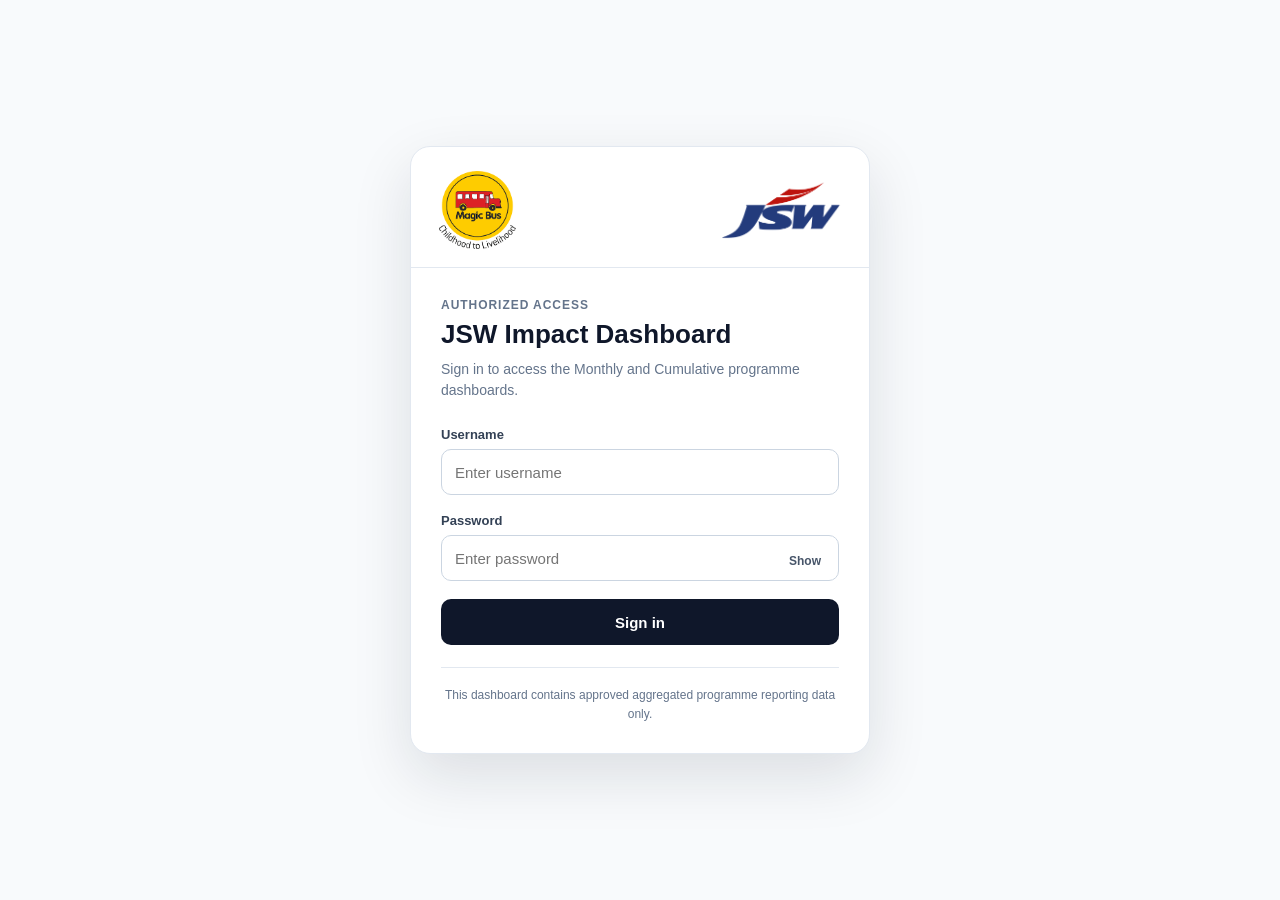
<file: login.html>
<!DOCTYPE html>
<html lang="en">
<head>
  <meta charset="UTF-8" />
  <meta name="viewport" content="width=device-width, initial-scale=1.0" />
  <title>JSW Impact Dashboard | Login</title>
  <style>
    * { box-sizing: border-box; }
    body {
      margin: 0;
      min-height: 100vh;
      display: flex;
      align-items: center;
      justify-content: center;
      padding: 24px;
      font-family: Arial, Helvetica, sans-serif;
      background: #f8fafc;
      color: #0f172a;
    }
    .login-card {
      width: min(460px, 100%);
      background: #ffffff;
      border: 1px solid #e2e8f0;
      border-radius: 20px;
      box-shadow: 0 22px 60px rgba(15,23,42,.12);
      overflow: hidden;
    }
    .brand-row {
      display: flex;
      align-items: center;
      justify-content: space-between;
      gap: 24px;
      padding: 24px 28px 18px;
      border-bottom: 1px solid #e2e8f0;
    }
    .brand-row img {
      max-width: 120px;
      max-height: 78px;
      width: auto;
      height: auto;
      object-fit: contain;
    }
    .content { padding: 30px; }
    .eyebrow {
      margin: 0 0 7px;
      font-size: 12px;
      font-weight: 700;
      letter-spacing: .08em;
      text-transform: uppercase;
      color: #64748b;
    }
    h1 {
      margin: 0;
      font-size: 26px;
      line-height: 1.2;
    }
    .subtitle {
      margin: 9px 0 25px;
      font-size: 14px;
      line-height: 1.55;
      color: #64748b;
    }
    label {
      display: block;
      margin-bottom: 7px;
      font-size: 13px;
      font-weight: 700;
      color: #334155;
    }
    input {
      width: 100%;
      height: 46px;
      padding: 0 13px;
      margin-bottom: 18px;
      border: 1px solid #cbd5e1;
      border-radius: 10px;
      background: #ffffff;
      font-size: 15px;
      color: #0f172a;
      outline: none;
    }
    input:focus {
      border-color: #3b82f6;
      box-shadow: 0 0 0 3px rgba(59,130,246,.12);
    }
    .password-wrap { position: relative; }
    .password-wrap input { padding-right: 78px; }
    .show-btn {
      position: absolute;
      right: 10px;
      top: 34px;
      border: 0;
      background: transparent;
      color: #475569;
      font-size: 12px;
      font-weight: 700;
      cursor: pointer;
      padding: 7px 8px;
    }
    .login-btn {
      width: 100%;
      height: 46px;
      border: 0;
      border-radius: 10px;
      background: #0f172a;
      color: white;
      font-size: 15px;
      font-weight: 700;
      cursor: pointer;
    }
    .error {
      display: none;
      margin-top: 14px;
      padding: 11px 12px;
      border: 1px solid #fecaca;
      border-radius: 9px;
      background: #fef2f2;
      color: #991b1b;
      font-size: 13px;
    }
    .privacy {
      margin-top: 22px;
      padding-top: 18px;
      border-top: 1px solid #e2e8f0;
      font-size: 12px;
      line-height: 1.55;
      color: #64748b;
      text-align: center;
    }
  </style>
</head>
<body>
  <main class="login-card">
    <div class="brand-row">
      <img src="assets/images/magicbus_logo.png" alt="Magic Bus Logo" />
      <img src="assets/images/logo_jsw.png" alt="JSW Foundation Logo" />
    </div>

    <section class="content">
      <p class="eyebrow">Authorized Access</p>
      <h1>JSW Impact Dashboard</h1>
      <p class="subtitle">Sign in to access the Monthly and Cumulative programme dashboards.</p>

      <form id="loginForm">
        <label for="username">Username</label>
        <input id="username" name="username" type="text" autocomplete="username" placeholder="Enter username" required />

        <div class="password-wrap">
          <label for="password">Password</label>
          <input id="password" name="password" type="password" autocomplete="current-password" placeholder="Enter password" required />
          <button type="button" class="show-btn" id="showPassword">Show</button>
        </div>

        <button type="submit" class="login-btn">Sign in</button>
        <div class="error" id="loginError">Invalid username or password.</div>
      </form>

      <div class="privacy">This dashboard contains approved aggregated programme reporting data only.</div>
    </section>
  </main>

  <script>
    const USERS = {
      "mbif_admin": {
        role: "MBIF Admin",
        passwordHash: "ecbdbdd886816ff3ec6e833066defff3ab0dd5fcda572091c0c2fdaa0637b7b8"
      },
      "jsw_viewer": {
        role: "JSW Viewer",
        passwordHash: "b63ebb2ab3fb022b9096f395be309ac298f96b446fda062cfefdb470cd3fa2d4"
      }
    };

    async function sha256(value) {
      const encoded = new TextEncoder().encode(value);
      const digest = await crypto.subtle.digest("SHA-256", encoded);
      return [...new Uint8Array(digest)]
        .map(byte => byte.toString(16).padStart(2, "0"))
        .join("");
    }

    function getSafeDestination() {
      const params = new URLSearchParams(window.location.search);
      const next = params.get("next") || "index.html";
      if (next.startsWith("http://") || next.startsWith("https://") || next.startsWith("//") || next.includes("..")) {
        return "index.html";
      }
      return next;
    }

    document.getElementById("showPassword").addEventListener("click", () => {
      const input = document.getElementById("password");
      const button = document.getElementById("showPassword");
      if (input.type === "password") {
        input.type = "text";
        button.textContent = "Hide";
      } else {
        input.type = "password";
        button.textContent = "Show";
      }
    });

    document.getElementById("loginForm").addEventListener("submit", async event => {
      event.preventDefault();
      const username = document.getElementById("username").value.trim();
      const password = document.getElementById("password").value;
      const error = document.getElementById("loginError");
      error.style.display = "none";

      const user = USERS[username];
      if (!user) {
        error.style.display = "block";
        return;
      }

      const hash = await sha256(password);
      if (hash !== user.passwordHash) {
        error.style.display = "block";
        return;
      }

      sessionStorage.setItem("jswDashboardAuth", JSON.stringify({
        username,
        role: user.role,
        authenticatedAt: new Date().toISOString()
      }));

      window.location.replace(getSafeDestination());
    });
  </script>
</body>
</html>
</file>
